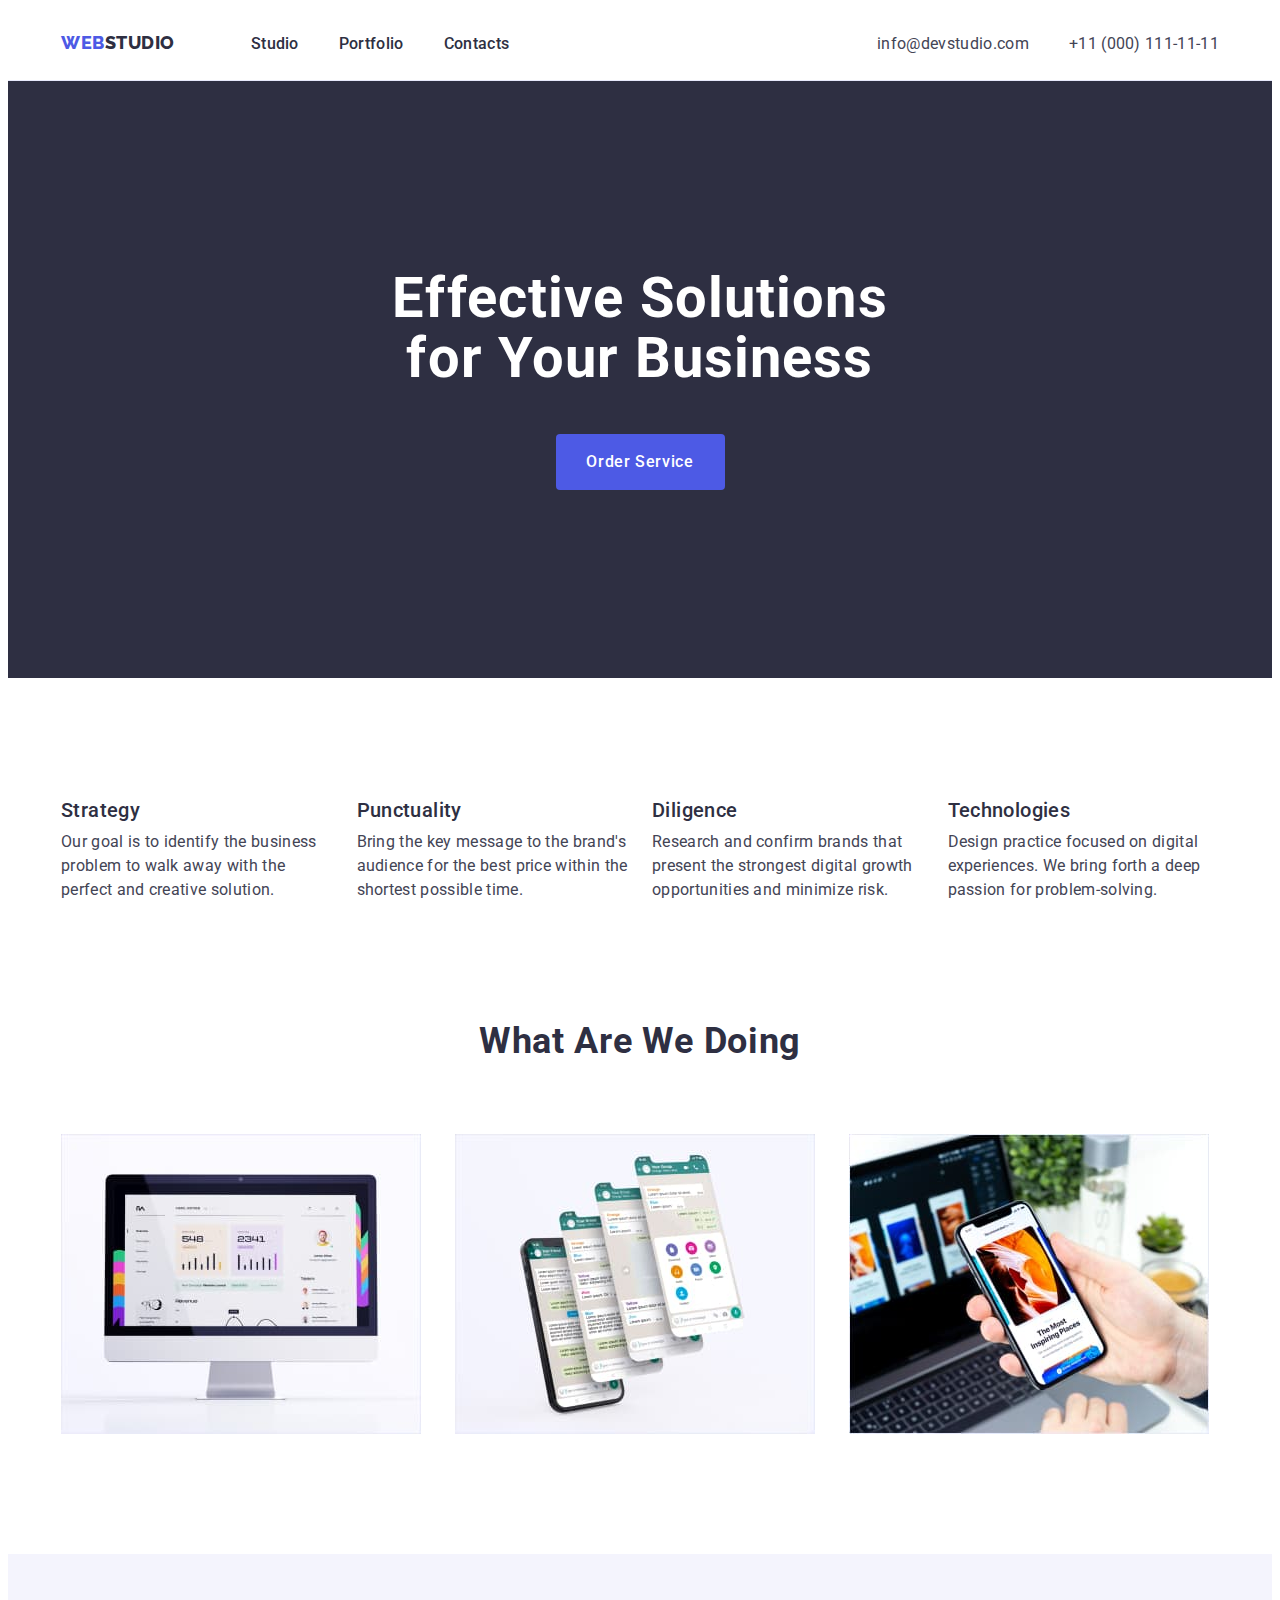
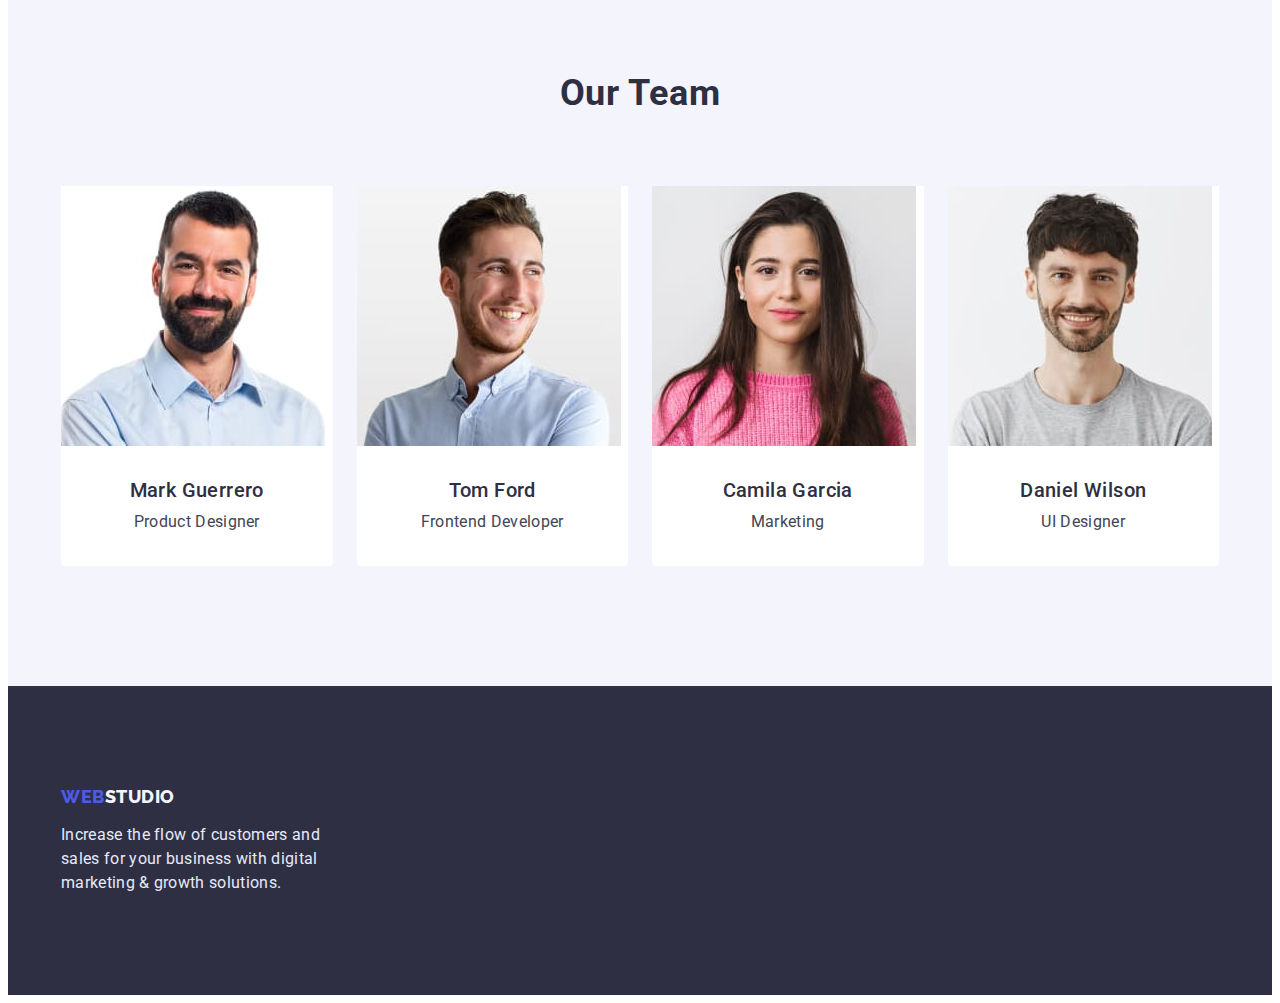
<file: index.html>
<!DOCTYPE html>
<html lang="en">
  <head>
    <meta charset="UTF-8" />
    <meta http-equiv="X-UA-Compatible" content="IE=edge" />
    <meta name="viewport" content="width=device-width, initial-scale=1.0" />
    <title>Document</title>
    <link rel="preconnect" href="https://fonts.googleapis.com" />
    <link rel="preconnect" href="https://fonts.gstatic.com" crossorigin />
    <link
      href="https://fonts.googleapis.com/css2?family=Raleway:wght@800&family=Roboto:wght@400;500;700;900&display=swap"
      rel="stylesheet"
    />
    <link
      rel="stylesheet"
      href="https://cdnjs.cloudflare.com/ajax/libs/modern-normalize/1.1.0/modern-normalize.min.css"
      integrity="sha512-wpPYUAdjBVSE4KJnH1VR1HeZfpl1ub8YT/NKx4PuQ5NmX2tKuGu6U/JRp5y+Y8XG2tV+wKQpNHVUX03MfMFn9Q=="
      crossorigin="anonymous"
      referrerpolicy="no-referrer"
    />
    <link rel="stylesheet" href="./css/styles.css" />
  </head>
  <body>
    <header class="header">
      <div class="container header-container">
        <nav class="header-navigation">
          <a href="./index.html" class="header-logo link"
            >Web<span class="logo-style">Studio</span></a
          >
          <ul class="header-list list">
            <li class="header-item">
              <a href="./index.html" class="header-link link">Studio</a>
            </li>
            <li class="header-item">
              <a href="./portfolio.html" class="header-link link">Portfolio</a>
            </li>
            <li class="header-item">
              <a href="" class="header-link link">Contacts</a>
            </li>
          </ul>
        </nav>

        <address class="header-address">
          <ul class="address-list list">
            <li class="address-item">
              <a class="address-link link" href="mailto:info@devstudio.com"
                >info@devstudio.com</a
              >
            </li>
            <li class="address-item">
              <a class="address-link link" href="tel:+110001111111"
                >+11 (000) 111-11-11</a
              >
            </li>
          </ul>
        </address>
      </div>
    </header>
    <main>
      <section class="hero-section">
        <div class="container">
          <h1 class="hero-title">Effective Solutions for Your Business</h1>
          <button type="button" class="hero-btn">Order Service</button>
        </div>
      </section>

      <section class="about">
        <div class="container">
          <h2 class="visually-hidden">About</h2>
          <ul class="about-list list">
            <li class="about-item">
              <h3 class="about-title title">Strategy</h3>
              <p class="about-text text">
                Our goal is to identify the business problem to walk away with
                the perfect and creative solution.
              </p>
            </li>
            <li class="about-item">
              <h3 class="about-title title">Punctuality</h3>
              <p class="about-text text">
                Bring the key message to the brand's audience for the best price
                within the shortest possible time.
              </p>
            </li>
            <li class="about-item">
              <h3 class="about-title title">Diligence</h3>
              <p class="about-text text">
                Research and confirm brands that present the strongest digital
                growth opportunities and minimize risk.
              </p>
            </li>
            <li class="about-item">
              <h3 class="about-title title">Technologies</h3>
              <p class="about-text text">
                Design practice focused on digital experiences. We bring forth a
                deep passion for problem-solving.
              </p>
            </li>
          </ul>
        </div>
      </section>

      <section class="duties">
        <div class="container">
          <h2 class="duties-title head-title">What are we doing</h2>
          <ul class="duties-list list">
            <li class="duties-item">
              <img
                src="./images/img1.jpg"
                alt="computer screen"
                width="360"
                height="300"
              />
            </li>
            <li class="duties-item">
              <img
                src="./images/img2.jpg"
                alt="telephone with open tabs"
                width="360"
                height="300"
              />
            </li>
            <li class="duties-item">
              <img
                src="./images/img3.jpg"
                alt="telephone in hand and laptop on the table"
                width="360"
                height="300"
              />
            </li>
          </ul>
        </div>
      </section>
      <section class="team">
        <div class="container">
          <h2 class="team-head-title head-title">Our Team</h2>
          <ul class="team-list list">
            <li class="team-item">
              <img
                src="./images/mark.jpg"
                alt="Mark's profile picture"
                width="264"
                height="260"
              />
              <div class="team-content">
                <h3 class="team-title title">Mark Guerrero</h3>
                <p class="team-text text">Product Designer</p>
              </div>
            </li>
            <li class="team-item">
              <img
                src="./images/tom.jpg"
                alt="Tom's profile picture"
                width="264"
                height="260"
              />
              <div class="team-content">
                <h3 class="team-title title">Tom Ford</h3>
                <p class="team-text text">Frontend Developer</p>
              </div>
            </li>
            <li class="team-item">
              <img
                src="./images/camila.jpg"
                alt="Camila's profile picture"
                width="264"
                height="260"
              />
              <div class="team-content">
                <h3 class="team-title title">Camila Garcia</h3>
                <p class="team-text text">Marketing</p>
              </div>
            </li>
            <li class="team-item">
              <img
                src="./images/daniel.jpg"
                alt="Daniel's profile picture"
                width="264"
                height="260"
              />
              <div class="team-content">
                <h3 class="team-title title">Daniel Wilson</h3>
                <p class="team-text text">UI Designer</p>
              </div>
            </li>
          </ul>
        </div>
      </section>
    </main>
    <footer class="footer">
      <div class="container">
        <div class="footer-content">
          <a href="./index.html" class="footer-logo link"
            >Web<span class="footer-logo-style">Studio</span></a
          >
          <p class="footer-text">
            Increase the flow of customers and sales for your business with
            digital marketing & growth solutions.
          </p>
        </div>
      </div>
    </footer>
  </body>
</html>
</file>
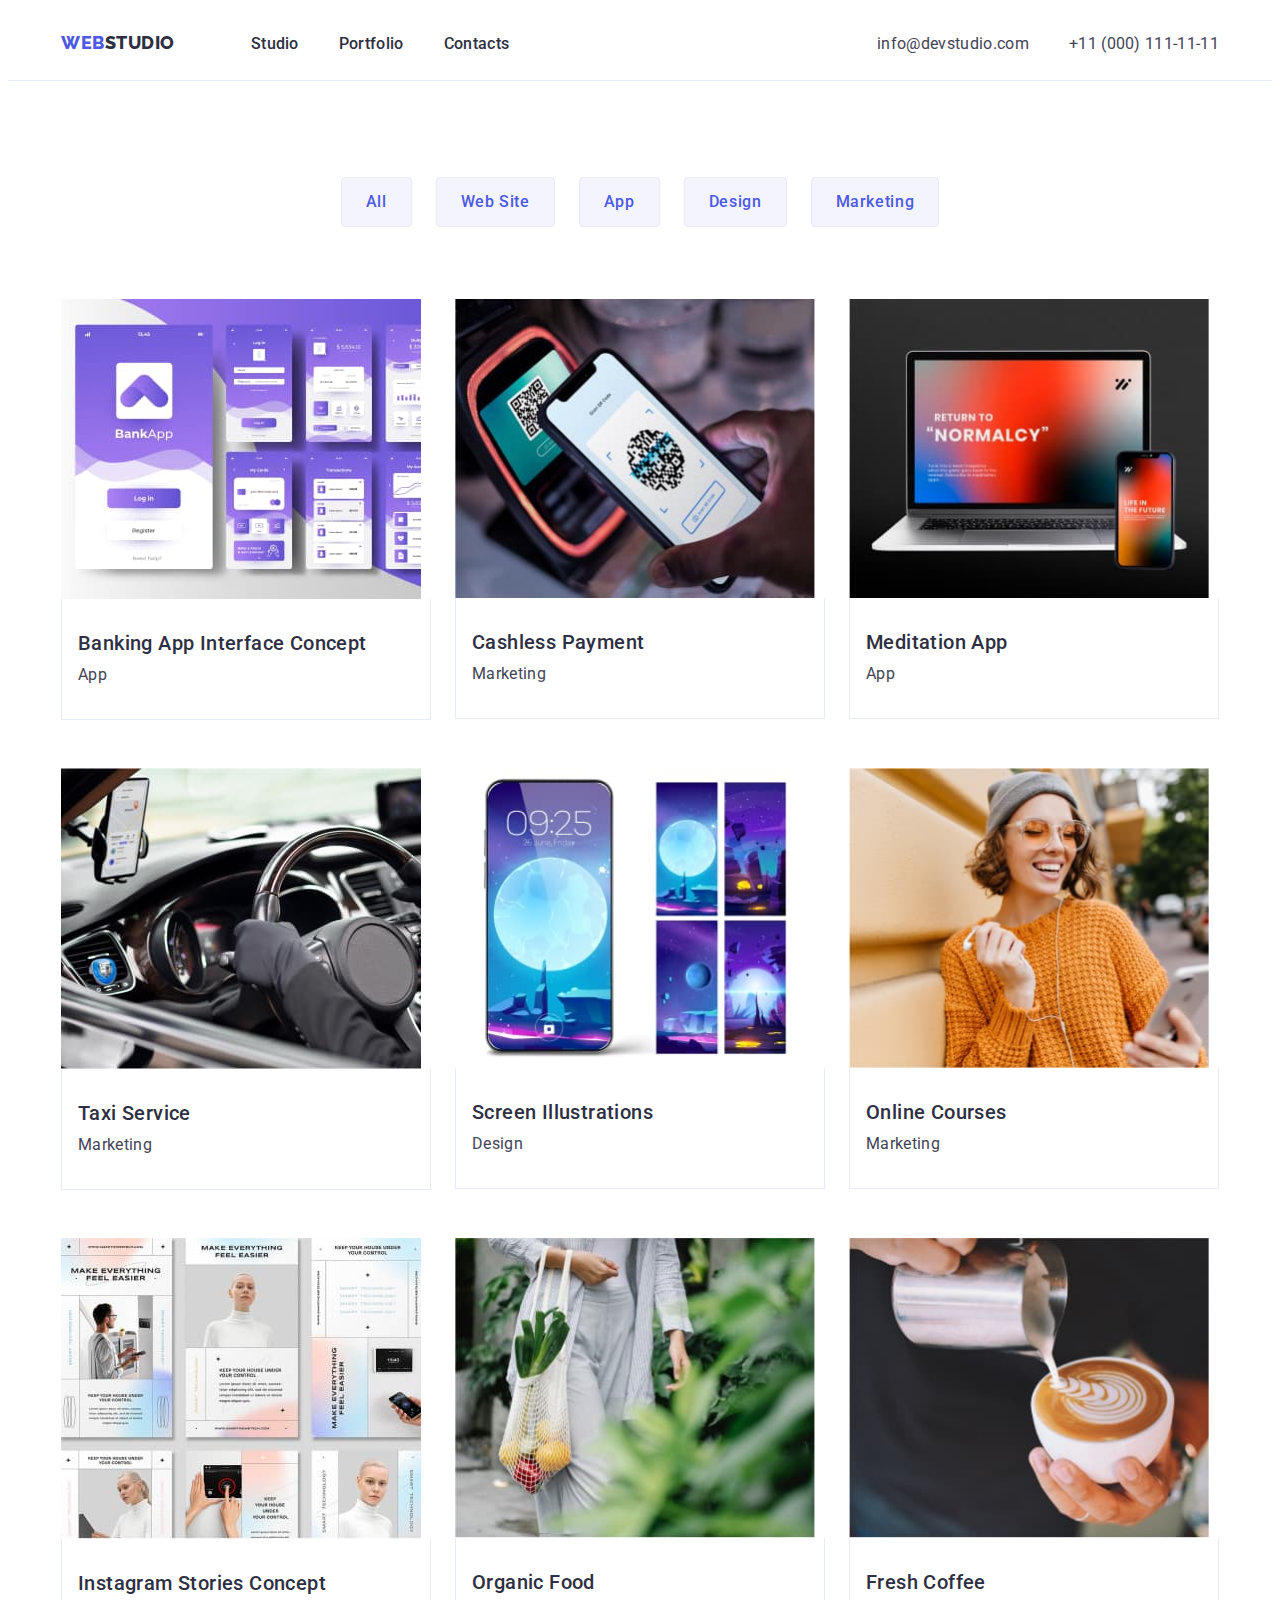
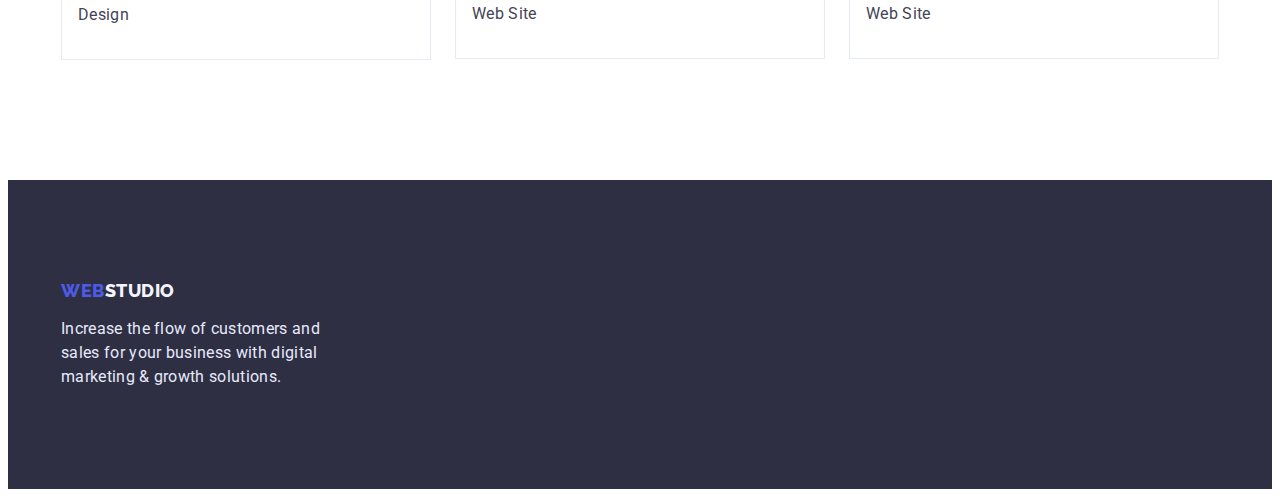
<file: portfolio.html>
<!DOCTYPE html>
<html lang="en">
  <head>
    <meta charset="UTF-8" />
    <meta http-equiv="X-UA-Compatible" content="IE=edge" />
    <meta name="viewport" content="width=device-width, initial-scale=1.0" />
    <title>Document</title>
    <link rel="preconnect" href="https://fonts.googleapis.com" />
    <link rel="preconnect" href="https://fonts.gstatic.com" crossorigin />
    <link
      href="https://fonts.googleapis.com/css2?family=Raleway:wght@800&family=Roboto:wght@400;500;700;900&display=swap"
      rel="stylesheet"
    />
    <link
      rel="stylesheet"
      href="https://cdnjs.cloudflare.com/ajax/libs/modern-normalize/1.1.0/modern-normalize.min.css"
      integrity="sha512-wpPYUAdjBVSE4KJnH1VR1HeZfpl1ub8YT/NKx4PuQ5NmX2tKuGu6U/JRp5y+Y8XG2tV+wKQpNHVUX03MfMFn9Q=="
      crossorigin="anonymous"
      referrerpolicy="no-referrer"
    />
    <link rel="stylesheet" href="./css/styles.css" />
  </head>
  <body>
    <header class="header">
      <div class="container header-container">
        <nav class="header-navigation">
          <a href="./index.html" class="header-logo link"
            >Web<span class="logo-style">Studio</span></a
          >
          <ul class="header-list list">
            <li class="header-item">
              <a href="./index.html" class="header-link link">Studio</a>
            </li>
            <li class="header-item">
              <a href="./portfolio.html" class="header-link link">Portfolio</a>
            </li>
            <li class="header-item">
              <a href="" class="header-link link">Contacts</a>
            </li>
          </ul>
        </nav>

        <address class="header-address">
          <ul class="address-list list">
            <li class="address-item">
              <a class="address-link link" href="mailto:info@devstudio.com"
                >info@devstudio.com</a
              >
            </li>
            <li class="address-item">
              <a class="address-link link" href="tel:+110001111111"
                >+11 (000) 111-11-11</a
              >
            </li>
          </ul>
        </address>
      </div>
    </header>
    <main>
      <section class="portfolio">
        <div class="container">
          <h1 class="visually-hidden">Portfolio</h1>
          <ul class="portfolio-top-list list">
            <li class="portfolio-top-item">
              <button type="button" class="portfolio-btn">All</button>
            </li>
            <li class="portfolio-top-item">
              <button type="button" class="portfolio-btn">Web Site</button>
            </li>
            <li class="portfolio-top-item">
              <button type="button" class="portfolio-btn">App</button>
            </li>
            <li class="portfolio-top-item">
              <button type="button" class="portfolio-btn">Design</button>
            </li>
            <li class="portfolio-top-item">
              <button type="button" class="portfolio-btn">Marketing</button>
            </li>
          </ul>

          <ul class="portfolio-list list">
            <li class="portfolio-item">
              <a href="" class="portfolio-link link">
                <img
                  src="./images/banking.jpg"
                  alt="Banking App tabs"
                  width="360"
                  height="300"
                />

                <div class="card-content">
                  <h2 class="portfolio-title title">
                    Banking App Interface Concept
                  </h2>
                  <p class="portfolio-text text">App</p>
                </div>
              </a>
            </li>

            <li class="portfolio-item">
              <a href="" class="portfolio-link link">
                <img
                  src="./images/payment.jpg"
                  alt="Payment procedure"
                  width="360"
                  height="300"
                />

                <div class="card-content">
                  <h2 class="portfolio-title title">Cashless Payment</h2>
                  <p class="portfolio-text text">Marketing</p>
                </div>
              </a>
            </li>
            <li class="portfolio-item">
              <a href="" class="portfolio-link link">
                <img
                  src="./images/meditation.jpg"
                  alt="Laptop and telephone"
                  width="360"
                  height="300"
                />

                <div class="card-content">
                  <h2 class="portfolio-title title">Meditation App</h2>
                  <p class="portfolio-text text">App</p>
                </div>
              </a>
            </li>
            <li class="portfolio-item">
              <a href="" class="portfolio-link link">
                <img
                  src="./images/taxi.jpg"
                  alt="Steering wheel"
                  width="360"
                  height="300"
                />

                <div class="card-content">
                  <h2 class="portfolio-title title">Taxi Service</h2>
                  <p class="portfolio-text text">Marketing</p>
                </div>
              </a>
            </li>
            <li class="portfolio-item">
              <a href="" class="portfolio-link link">
                <img
                  src="./images/illustrations.jpg"
                  alt="Illustration samples on telephone screen"
                  width="360"
                  height="300"
                />

                <div class="card-content">
                  <h2 class="portfolio-title title">Screen Illustrations</h2>
                  <p class="portfolio-text text">Design</p>
                </div>
              </a>
            </li>
            <li class="portfolio-item">
              <a href="" class="portfolio-link link">
                <img
                  src="./images/courses.jpg"
                  alt="Smiling lady holding a phone"
                  width="360"
                  height="300"
                />

                <div class="card-content">
                  <h2 class="portfolio-title title">Online Courses</h2>
                  <p class="portfolio-text text">Marketing</p>
                </div>
              </a>
            </li>
            <li class="portfolio-item">
              <a href="" class="portfolio-link link">
                <img
                  src="./images/instagram.jpg"
                  alt="Instagram pages"
                  width="360"
                  height="300"
                />

                <div class="card-content">
                  <h2 class="portfolio-title title">
                    Instagram Stories Concept
                  </h2>
                  <p class="portfolio-text text">Design</p>
                </div>
              </a>
            </li>
            <li class="portfolio-item">
              <a href="" class="portfolio-link link">
                <img
                  src="./images/food.jpg"
                  alt="Lady holding a bag with fruits and vegetables"
                  width="360"
                  height="300"
                />

                <div class="card-content">
                  <h2 class="portfolio-title title">Organic Food</h2>
                  <p class="portfolio-text text">Web Site</p>
                </div>
              </a>
            </li>
            <li class="portfolio-item">
              <a href="" class="portfolio-link link">
                <img
                  src="./images/coffee.jpg"
                  alt="Cup of cofee"
                  width="360"
                  height="300"
                />

                <div class="card-content">
                  <h2 class="portfolio-title title">Fresh Coffee</h2>
                  <p class="portfolio-text text">Web Site</p>
                </div>
              </a>
            </li>
          </ul>
        </div>
      </section>
    </main>
    <footer class="footer">
      <div class="container">
        <div class="footer-content">
          <a href="./index.html" class="footer-logo link"
            >Web<span class="footer-logo-style">Studio</span></a
          >
          <p class="footer-text">
            Increase the flow of customers and sales for your business with
            digital marketing & growth solutions.
          </p>
        </div>
      </div>
    </footer>
  </body>
</html>
</file>
<file: css/styles.css>
:root {
  --main-text-color: #434455;
  --main-background-color: #ffffff;
  --main-title-logo: #2e2f42;
  --logo-color-first: #4d5ae5;
  --main-hover-focus: #404bbf;
  --background-btn-team: #f4f4fd;
  --footer-text: #e7e9fc;
  --card-set-gap-column: 24px;
  --card-set-gap-row: 48px;
}
p,
h1,
h2,
h3,
h4,
h5,
h6 {
  margin: 0;
}
ul {
  margin: 0;
  padding-left: 0;
}
button {
  cursor: pointer;
}
address {
  font-style: normal;
}
img {
  display: block;
  max-width: 100%;
  height: auto;
}
body {
  font-family: "Roboto", sans-serif;
  background-color: var(--main-background-color, #ffffff);
  color: var(--main-text-color, #434455);
}
.list {
  list-style: none;
}

.link {
  text-decoration: none;
}
.visually-hidden {
  position: absolute;
  width: 1px;
  height: 1px;
  margin: -1px;
  border: 0;
  padding: 0;
  white-space: nowrap;
  clip-path: inset(100%);
  clip: rect(0 0 0 0);
  overflow: hidden;
}

.container {
  width: 1158px;
  padding-left: 15px;
  padding-right: 15px;
  margin-left: auto;
  margin-right: auto;
}
section {
  padding-top: 120px;
  padding-bottom: 120px;
}

.head-title {
  font-size: 36px;
  line-height: 1.11;
  text-align: center;
  letter-spacing: 0.02em;
  text-transform: capitalize;
  color: var(--main-title-logo, #2e2f42);
}
.title {
  font-weight: 500;
  font-size: 20px;
  line-height: 1.2;
  letter-spacing: 0.02em;
  color: var(--main-title-logo, #2e2f42);
}
.text {
  margin-top: 8px;
  font-size: 16px;
  line-height: 1.5;
  letter-spacing: 0.02em;
  color: var(--main-text-color, #434455);
}
/* ------------Header--------------- */
.header {
  border-bottom: 1px solid #e7e9fc;
}
.header-navigation {
  display: flex;
  margin-right: auto;
}
.header-list {
  display: flex;
  gap: 40px;
}

.header-logo {
  padding-top: 24px;
  padding-bottom: 24px;
  margin-right: 76px;
  font-family: "Raleway", sans-serif;
  font-weight: 800;
  font-size: 18px;
  line-height: 1.17;
  align-items: center;
  letter-spacing: 0.03em;
  text-transform: uppercase;
  color: var(--logo-color-first, #4d5ae5);
}

.logo-style {
  color: var(--main-title-logo, #2e2f42);
}

.header-link {
  display: block;
  padding-top: 24px;
  padding-bottom: 24px;
  font-weight: 500;
  font-size: 16px;
  line-height: 1.5;
  letter-spacing: 0.02em;
  color: var(--main-title-logo, #2e2f42);
}

.header-link:hover,
.header-link:focus {
  color: var(--main-hover-focus, #404bbf);
}
.header-container {
  display: flex;
  align-items: center;
}
.header-address {
  font-style: normal;
}
.address-list {
  display: flex;
  gap: 40px;
}

.address-link {
  font-size: 16px;
  line-height: 1.5;
  letter-spacing: 0.02em;
  color: var(--main-text-color, #434455);
}

.address-link:hover,
.address-link:focus {
  color: var(--main-hover-focus, #404bbf);
}
/* -------------------Hero-section----------------------- */
.hero-section {
  background: var(--main-title-logo, #2e2f42);
  text-align: center;
  padding-top: 188px;
  padding-bottom: 188px;
}

.hero-title {
  margin: 0 auto;
  margin-bottom: 45px;
  width: 496px;
  font-size: 56px;
  line-height: 1.07;
  letter-spacing: 0.02em;
  color: var(--main-background-color, #ffffff);
}
.hero-btn {
  display: block;
  margin: 0 auto;
  border-radius: 4px;
  min-width: 169px;
  height: 56px;
  background: var(--logo-color-first, #4d5ae5);
  font-family: inherit;
  font-weight: 500;
  font-size: 16px;
  line-height: 1.5;
  letter-spacing: 0.04em;
  color: var(--main-background-color, #ffffff);
  border: none;
}
.hero-btn:hover,
.hero-btn:focus {
  background: var(--main-hover-focus, #404bbf);
}

/* -------------------About-section----------------------- */

.about-list {
  display: flex;
  gap: var(--card-set-gap-column);
}
.about-item {
  flex-basis: calc((100% - 72px) / 4);
}

/* -------------------Duties-section----------------------- */
.duties {
  padding-top: 0;
}
.duties-title {
  margin-bottom: 72px;
}
.duties-list {
  display: flex;
  gap: var(--card-set-gap-column);
}

.duties-item {
  flex-basis: calc((100% - 48px) / 3);
}
/* -------------------Team-section----------------------- */
.team {
  background: var(--background-btn-team, #f4f4fd);
}
.team-head-title {
  margin-bottom: 72px;
}
.team-list {
  display: flex;
  gap: var(--card-set-gap-column);
}

.team-item {
  flex-basis: calc((100% - 72px) / 4);
  background: var(--main-background-color, #ffffff);
  text-align: center;
  border-radius: 0px 0px 4px 4px;
}
.team-content {
  padding: 32px 16px;
}

/* -------------------Footer-section----------------------- */
.footer {
  background: var(--main-title-logo, #2e2f42);
  padding-top: 100px;
  padding-bottom: 100px;
}
.footer-content {
  width: 264px;
}
.footer-logo {
  display: block;
  margin-bottom: 16px;
  font-family: "Raleway", sans-serif;
  font-weight: 800;
  font-size: 18px;
  line-height: 1.17;
  letter-spacing: 0.03em;
  text-transform: uppercase;
  color: var(--logo-color-first, #4d5ae5);
}
.footer-logo-style {
  color: var(--background-btn-team, #f4f4fd);
}

.footer-text {
  font-size: 16px;
  line-height: 1.5;
  letter-spacing: 0.02em;
  color: var(--footer-text, #e7e9fc);
}

/* ----------Portfolio-page----------------------- */
.portfolio {
  padding-top: 96px;
}
.portfolio-top-list {
  display: flex;
  justify-content: center;
  margin-bottom: 72px;
  gap: var(--card-set-gap-column);
}

.portfolio-btn {
  border-radius: 4px;
  padding: 12px 24px;
  border: 1px solid var(--footer-text, #e7e9fc);
  font-family: inherit;
  font-weight: 500;
  font-size: 16px;
  line-height: 1.5;
  display: flex;
  align-items: center;
  text-align: center;
  letter-spacing: 0.04em;
  background: var(--background-btn-team, #f4f4fd);
  color: var(--logo-color-first, #4d5ae5);
}
.portfolio-btn:hover,
.portfolio-btn:focus {
  background: var(--main-hover-focus, #404bbf);
  color: var(--main-background-color, #ffffff);
  font-family: inherit;
  font-weight: 500;
  font-size: 16px;
  line-height: 1.5;
  display: flex;
  align-items: center;
  text-align: center;
  letter-spacing: 0.04em;
}

.portfolio-list {
  display: flex;
  flex-wrap: wrap;
  column-gap: 24px;
  row-gap: 48px;
}
.portfolio-item {
  flex-basis: calc((100% - 48px) / 3);
}

.card-content {
  padding: 32px 0 32px 16px;

  border: 1px solid #e7e9fc;
  border-top: none;
}
</file>
